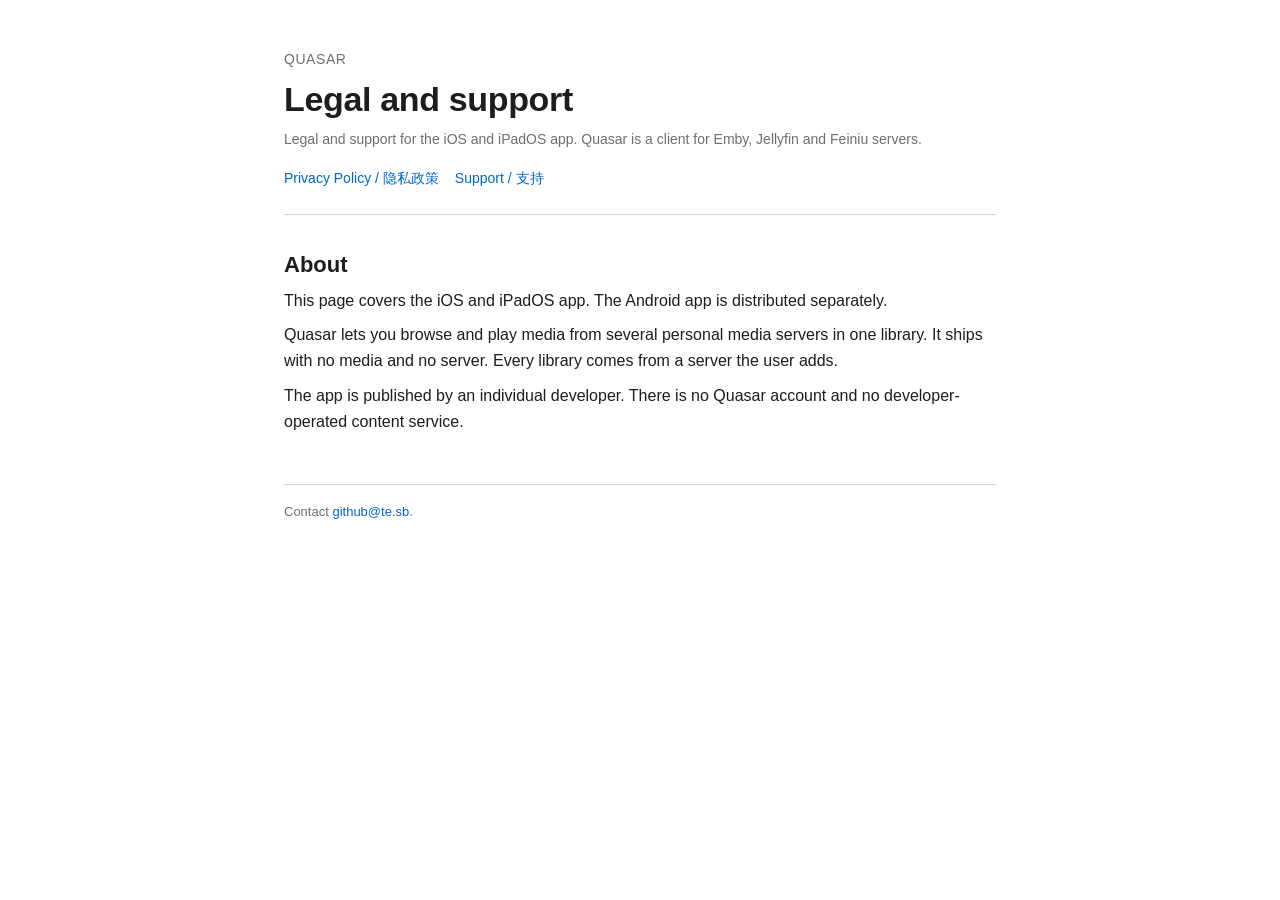
<file: index.html>
<!doctype html>
<html lang="en">
<head>
<meta charset="utf-8">
<meta name="viewport" content="width=device-width, initial-scale=1">
<title>Quasar</title>
<link rel="stylesheet" href="style.css">
</head>
<body>
<main>
<header>
<p class="kicker">Quasar</p>
<h1>Legal and support</h1>
<p class="meta">Legal and support for the iOS and iPadOS app. Quasar is a client for Emby, Jellyfin and Feiniu servers.</p>
<nav><a href="privacy.html">Privacy Policy / 隐私政策</a><a href="support.html">Support / 支持</a></nav>
</header>
<section>
<h2>About</h2>
<p>This page covers the iOS and iPadOS app. The Android app is distributed separately.</p>
<p>Quasar lets you browse and play media from several personal media servers in one library. It ships with no media and no server. Every library comes from a server the user adds.</p>
<p>The app is published by an individual developer. There is no Quasar account and no developer-operated content service.</p>
</section>
<footer>Contact <a href="mailto:github@te.sb">github@te.sb</a>.</footer>
</main>
</body>
</html>
</file>
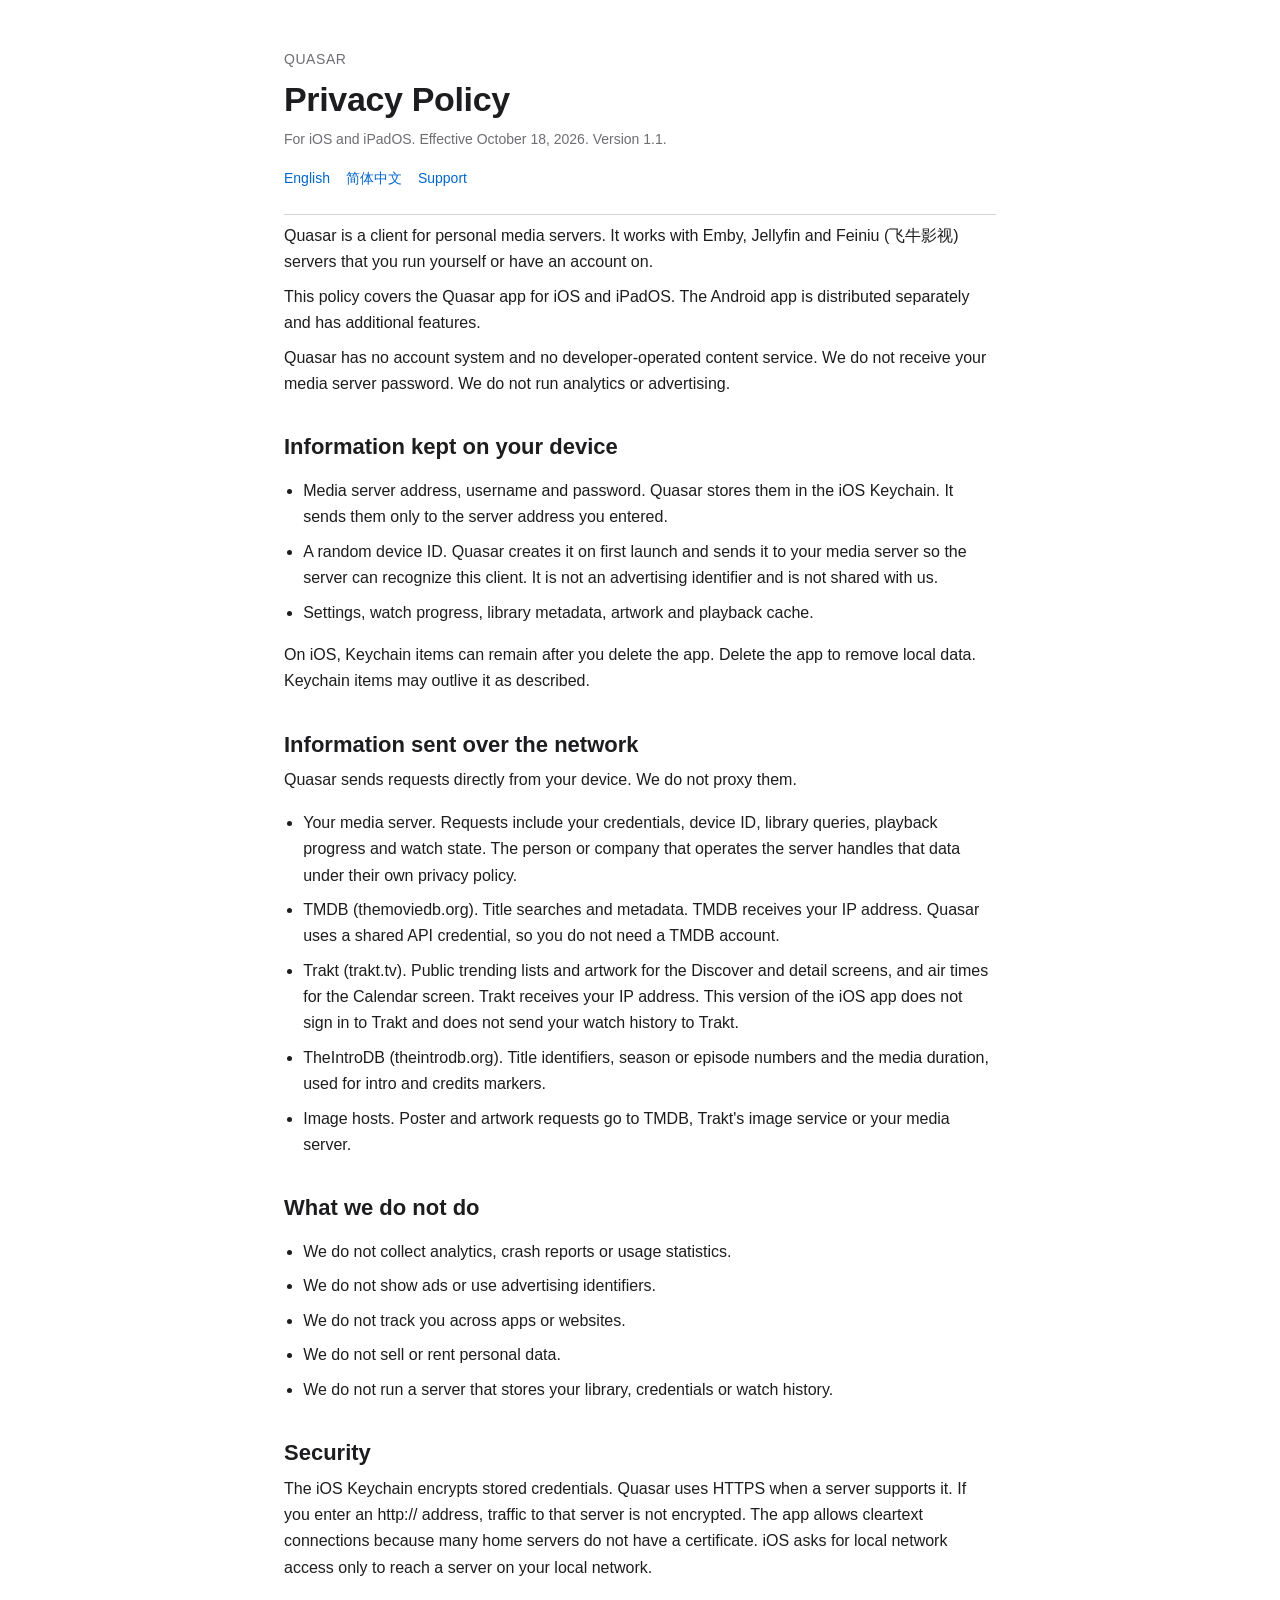
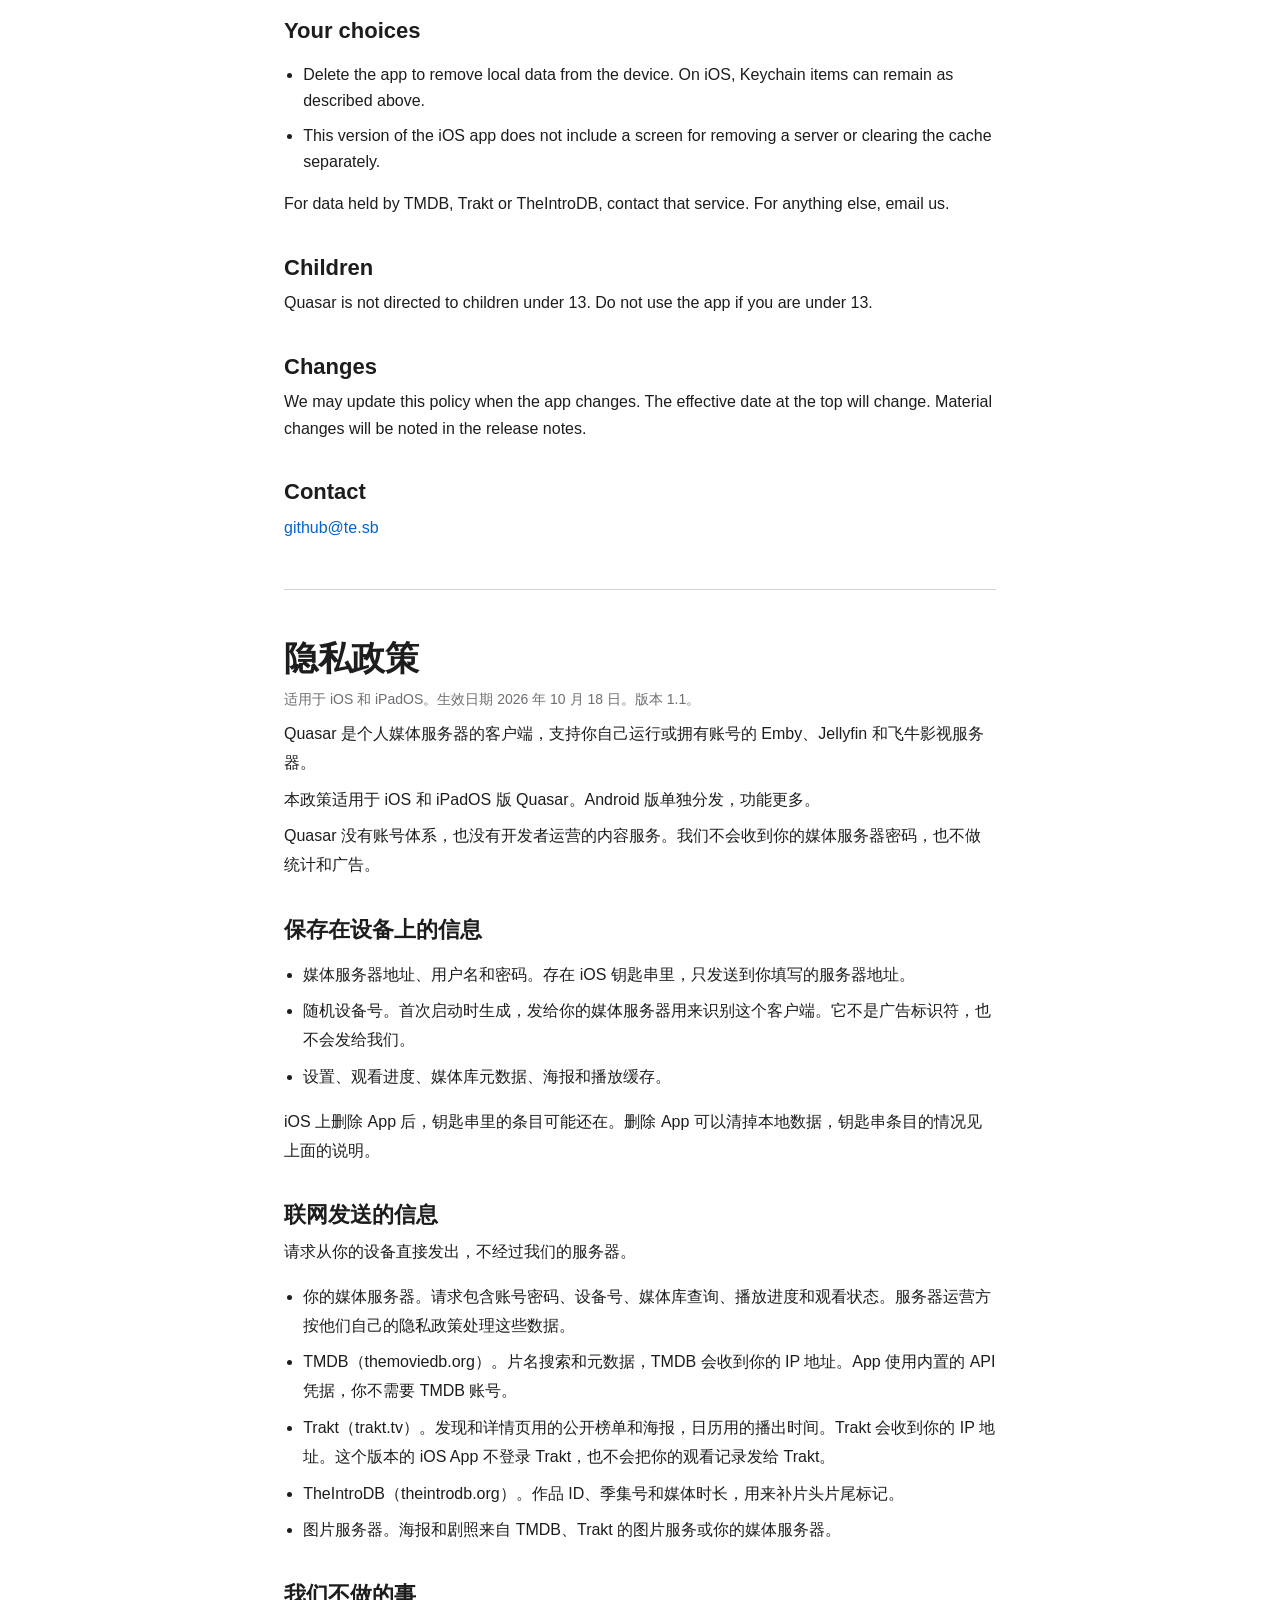
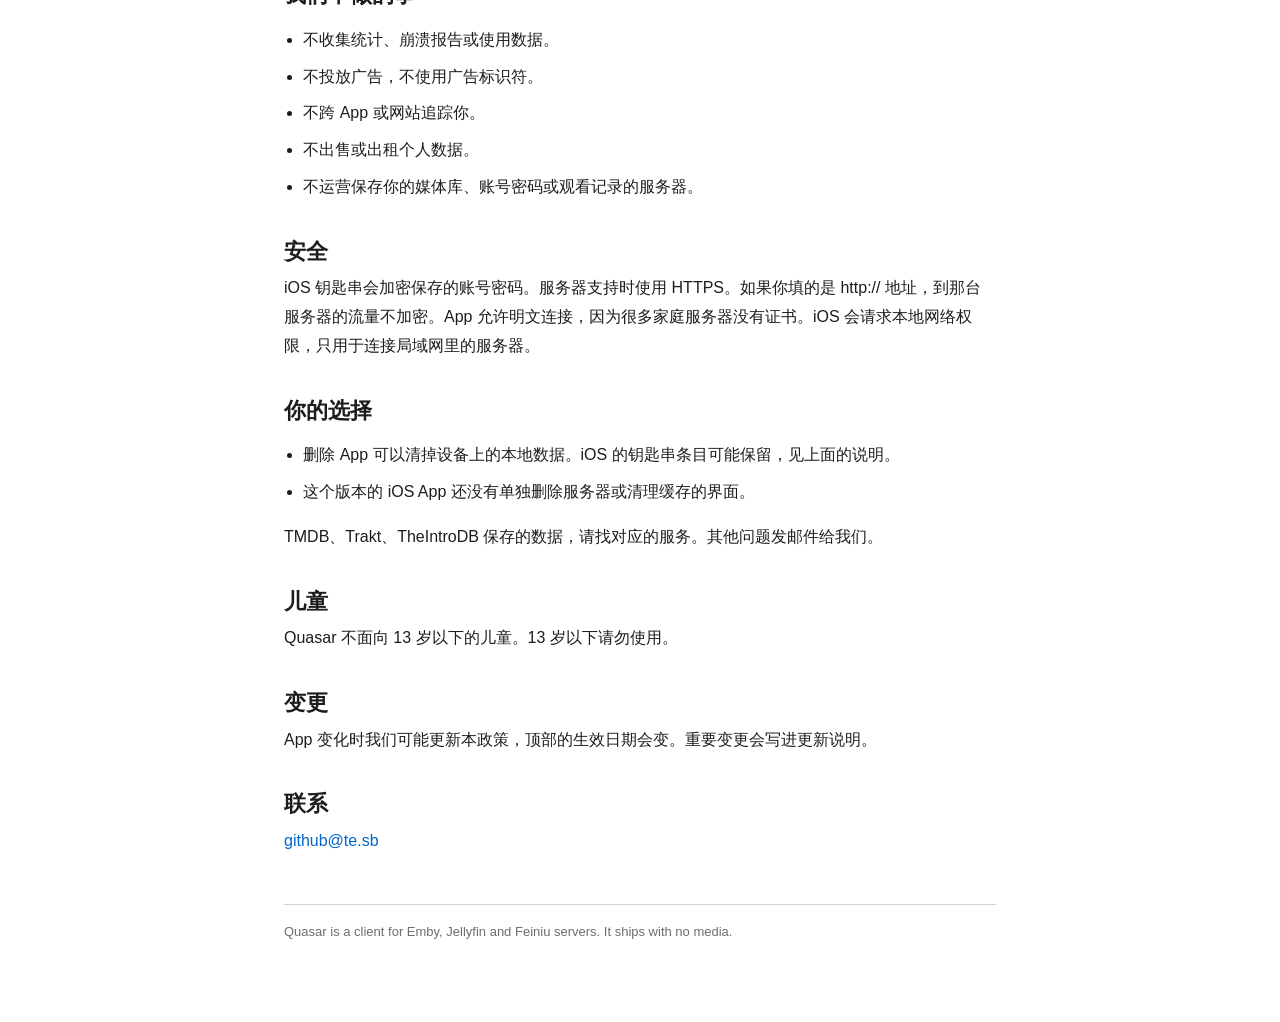
<file: privacy.html>
<!doctype html>
<html lang="en">
<head>
<meta charset="utf-8">
<meta name="viewport" content="width=device-width, initial-scale=1">
<title>Quasar Privacy Policy / 隐私政策</title>
<link rel="stylesheet" href="style.css">
</head>
<body>
<main>
<header>
<p class="kicker">Quasar</p>
<h1>Privacy Policy</h1>
<p class="meta">For iOS and iPadOS. Effective October 18, 2026. Version 1.1.</p>
<nav><a href="#en">English</a><a href="#zh" lang="zh-CN">简体中文</a><a href="support.html">Support</a></nav>
</header>

<section id="en" lang="en">
<p>Quasar is a client for personal media servers. It works with Emby, Jellyfin and Feiniu (飞牛影视) servers that you run yourself or have an account on.</p>
<p>This policy covers the Quasar app for iOS and iPadOS. The Android app is distributed separately and has additional features.</p>
<p>Quasar has no account system and no developer-operated content service. We do not receive your media server password. We do not run analytics or advertising.</p>

<h2>Information kept on your device</h2>
<ul>
<li>Media server address, username and password. Quasar stores them in the iOS Keychain. It sends them only to the server address you entered.</li>
<li>A random device ID. Quasar creates it on first launch and sends it to your media server so the server can recognize this client. It is not an advertising identifier and is not shared with us.</li>
<li>Settings, watch progress, library metadata, artwork and playback cache.</li>
</ul>
<p>On iOS, Keychain items can remain after you delete the app. Delete the app to remove local data. Keychain items may outlive it as described.</p>

<h2>Information sent over the network</h2>
<p>Quasar sends requests directly from your device. We do not proxy them.</p>
<ul>
<li>Your media server. Requests include your credentials, device ID, library queries, playback progress and watch state. The person or company that operates the server handles that data under their own privacy policy.</li>
<li>TMDB (themoviedb.org). Title searches and metadata. TMDB receives your IP address. Quasar uses a shared API credential, so you do not need a TMDB account.</li>
<li>Trakt (trakt.tv). Public trending lists and artwork for the Discover and detail screens, and air times for the Calendar screen. Trakt receives your IP address. This version of the iOS app does not sign in to Trakt and does not send your watch history to Trakt.</li>
<li>TheIntroDB (theintrodb.org). Title identifiers, season or episode numbers and the media duration, used for intro and credits markers.</li>
<li>Image hosts. Poster and artwork requests go to TMDB, Trakt's image service or your media server.</li>
</ul>

<h2>What we do not do</h2>
<ul>
<li>We do not collect analytics, crash reports or usage statistics.</li>
<li>We do not show ads or use advertising identifiers.</li>
<li>We do not track you across apps or websites.</li>
<li>We do not sell or rent personal data.</li>
<li>We do not run a server that stores your library, credentials or watch history.</li>
</ul>

<h2>Security</h2>
<p>The iOS Keychain encrypts stored credentials. Quasar uses HTTPS when a server supports it. If you enter an http:// address, traffic to that server is not encrypted. The app allows cleartext connections because many home servers do not have a certificate. iOS asks for local network access only to reach a server on your local network.</p>

<h2>Your choices</h2>
<ul>
<li>Delete the app to remove local data from the device. On iOS, Keychain items can remain as described above.</li>
<li>This version of the iOS app does not include a screen for removing a server or clearing the cache separately.</li>
</ul>
<p>For data held by TMDB, Trakt or TheIntroDB, contact that service. For anything else, email us.</p>

<h2>Children</h2>
<p>Quasar is not directed to children under 13. Do not use the app if you are under 13.</p>

<h2>Changes</h2>
<p>We may update this policy when the app changes. The effective date at the top will change. Material changes will be noted in the release notes.</p>

<h2>Contact</h2>
<p><a href="mailto:github@te.sb">github@te.sb</a></p>
</section>

<hr>

<section id="zh" lang="zh-CN">
<h1>隐私政策</h1>
<p class="meta">适用于 iOS 和 iPadOS。生效日期 2026 年 10 月 18 日。版本 1.1。</p>
<p>Quasar 是个人媒体服务器的客户端，支持你自己运行或拥有账号的 Emby、Jellyfin 和飞牛影视服务器。</p>
<p>本政策适用于 iOS 和 iPadOS 版 Quasar。Android 版单独分发，功能更多。</p>
<p>Quasar 没有账号体系，也没有开发者运营的内容服务。我们不会收到你的媒体服务器密码，也不做统计和广告。</p>

<h2>保存在设备上的信息</h2>
<ul>
<li>媒体服务器地址、用户名和密码。存在 iOS 钥匙串里，只发送到你填写的服务器地址。</li>
<li>随机设备号。首次启动时生成，发给你的媒体服务器用来识别这个客户端。它不是广告标识符，也不会发给我们。</li>
<li>设置、观看进度、媒体库元数据、海报和播放缓存。</li>
</ul>
<p>iOS 上删除 App 后，钥匙串里的条目可能还在。删除 App 可以清掉本地数据，钥匙串条目的情况见上面的说明。</p>

<h2>联网发送的信息</h2>
<p>请求从你的设备直接发出，不经过我们的服务器。</p>
<ul>
<li>你的媒体服务器。请求包含账号密码、设备号、媒体库查询、播放进度和观看状态。服务器运营方按他们自己的隐私政策处理这些数据。</li>
<li>TMDB（themoviedb.org）。片名搜索和元数据，TMDB 会收到你的 IP 地址。App 使用内置的 API 凭据，你不需要 TMDB 账号。</li>
<li>Trakt（trakt.tv）。发现和详情页用的公开榜单和海报，日历用的播出时间。Trakt 会收到你的 IP 地址。这个版本的 iOS App 不登录 Trakt，也不会把你的观看记录发给 Trakt。</li>
<li>TheIntroDB（theintrodb.org）。作品 ID、季集号和媒体时长，用来补片头片尾标记。</li>
<li>图片服务器。海报和剧照来自 TMDB、Trakt 的图片服务或你的媒体服务器。</li>
</ul>

<h2>我们不做的事</h2>
<ul>
<li>不收集统计、崩溃报告或使用数据。</li>
<li>不投放广告，不使用广告标识符。</li>
<li>不跨 App 或网站追踪你。</li>
<li>不出售或出租个人数据。</li>
<li>不运营保存你的媒体库、账号密码或观看记录的服务器。</li>
</ul>

<h2>安全</h2>
<p>iOS 钥匙串会加密保存的账号密码。服务器支持时使用 HTTPS。如果你填的是 http:// 地址，到那台服务器的流量不加密。App 允许明文连接，因为很多家庭服务器没有证书。iOS 会请求本地网络权限，只用于连接局域网里的服务器。</p>

<h2>你的选择</h2>
<ul>
<li>删除 App 可以清掉设备上的本地数据。iOS 的钥匙串条目可能保留，见上面的说明。</li>
<li>这个版本的 iOS App 还没有单独删除服务器或清理缓存的界面。</li>
</ul>
<p>TMDB、Trakt、TheIntroDB 保存的数据，请找对应的服务。其他问题发邮件给我们。</p>

<h2>儿童</h2>
<p>Quasar 不面向 13 岁以下的儿童。13 岁以下请勿使用。</p>

<h2>变更</h2>
<p>App 变化时我们可能更新本政策，顶部的生效日期会变。重要变更会写进更新说明。</p>

<h2>联系</h2>
<p><a href="mailto:github@te.sb">github@te.sb</a></p>
</section>

<footer>Quasar is a client for Emby, Jellyfin and Feiniu servers. It ships with no media.</footer>
</main>
</body>
</html>
</file>
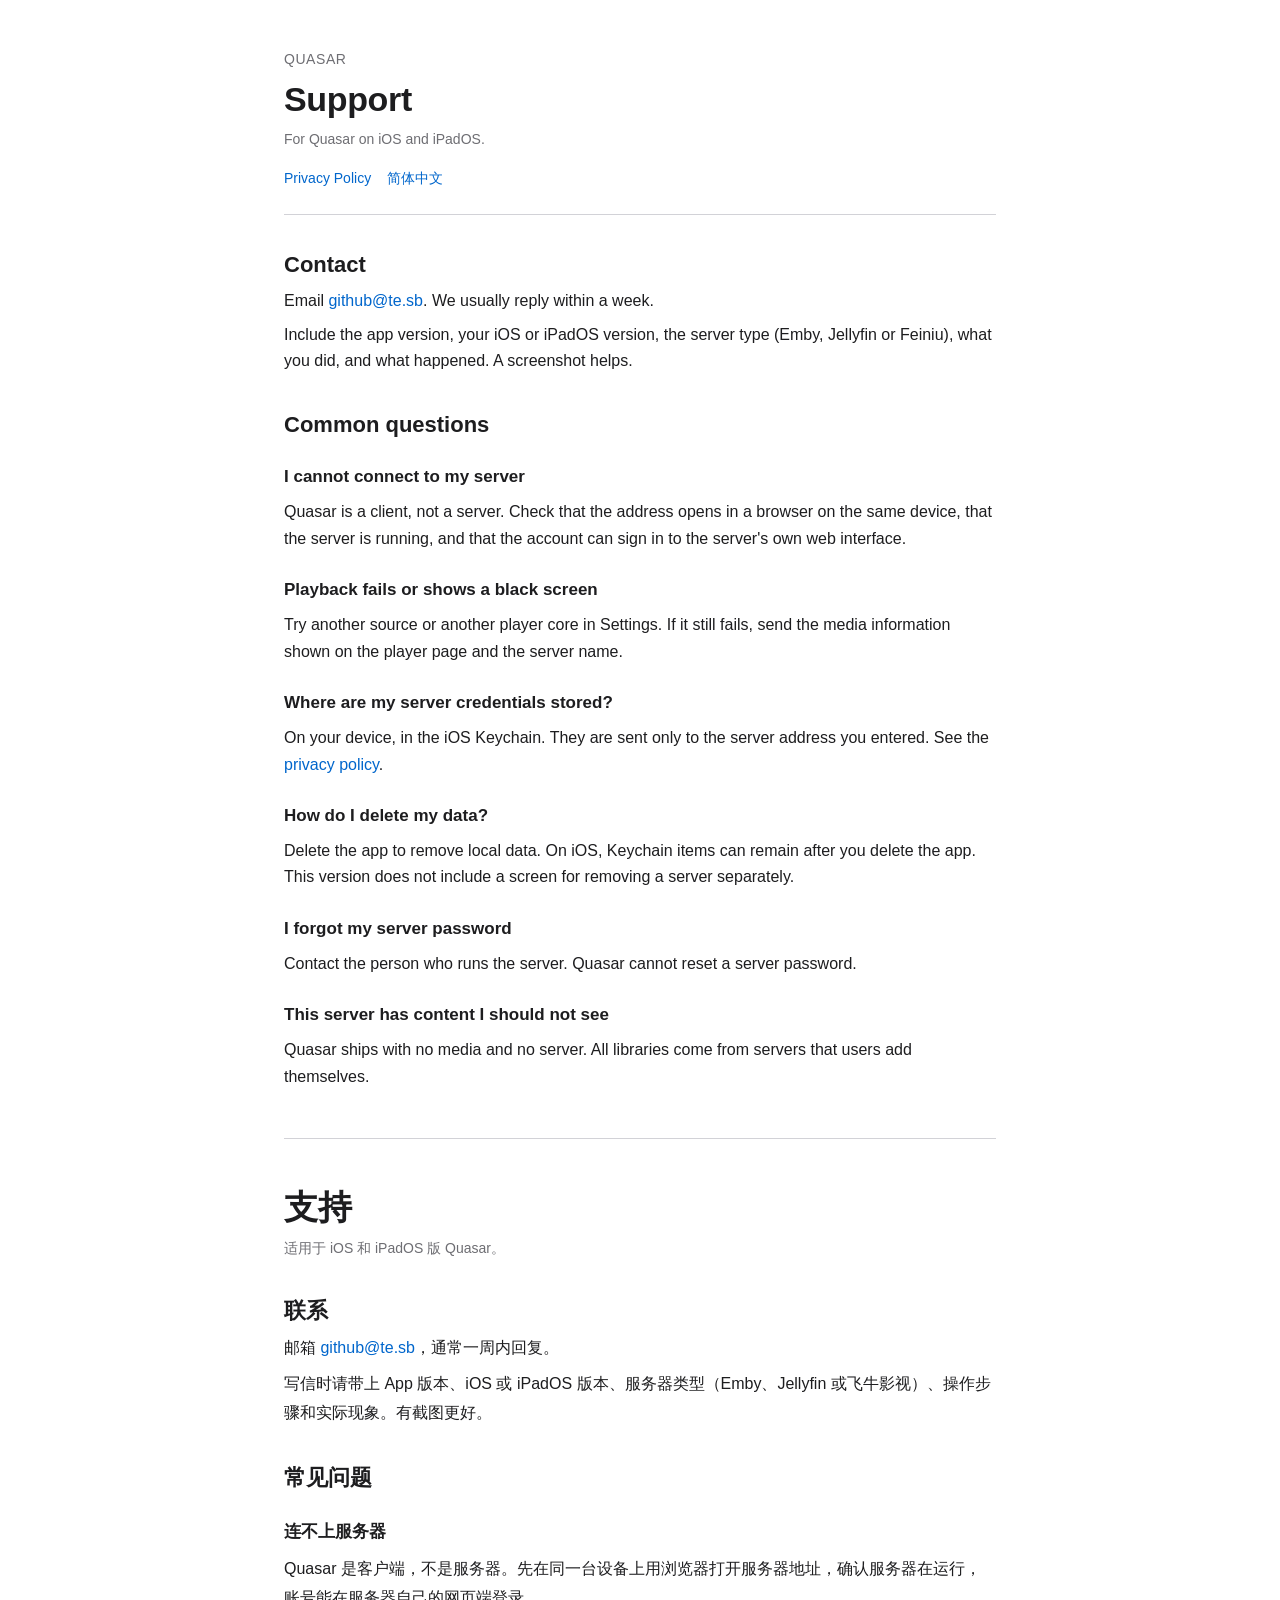
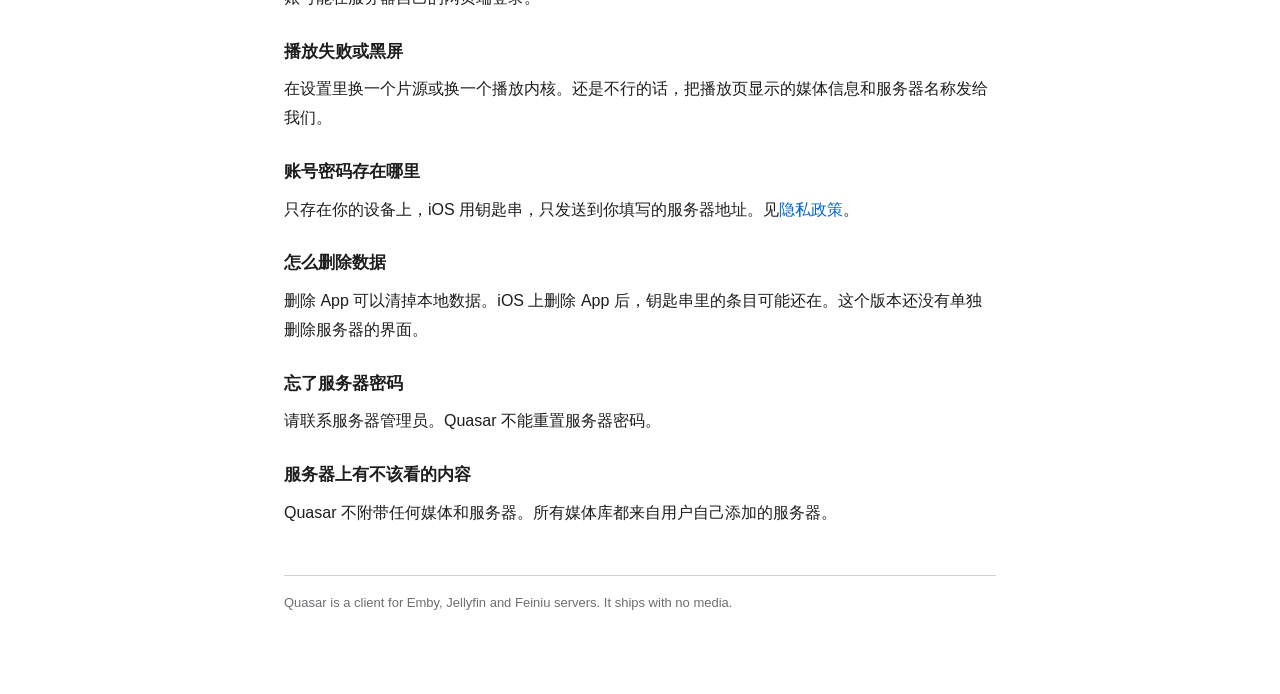
<file: support.html>
<!doctype html>
<html lang="en">
<head>
<meta charset="utf-8">
<meta name="viewport" content="width=device-width, initial-scale=1">
<title>Quasar Support / 支持</title>
<link rel="stylesheet" href="style.css">
</head>
<body>
<main>
<header>
<p class="kicker">Quasar</p>
<h1>Support</h1>
<p class="meta">For Quasar on iOS and iPadOS.</p>
<nav><a href="privacy.html">Privacy Policy</a><a href="#zh" lang="zh-CN">简体中文</a></nav>
</header>

<section lang="en">
<h2>Contact</h2>
<p>Email <a href="mailto:github@te.sb">github@te.sb</a>. We usually reply within a week.</p>
<p>Include the app version, your iOS or iPadOS version, the server type (Emby, Jellyfin or Feiniu), what you did, and what happened. A screenshot helps.</p>

<h2>Common questions</h2>
<h3>I cannot connect to my server</h3>
<p>Quasar is a client, not a server. Check that the address opens in a browser on the same device, that the server is running, and that the account can sign in to the server's own web interface.</p>

<h3>Playback fails or shows a black screen</h3>
<p>Try another source or another player core in Settings. If it still fails, send the media information shown on the player page and the server name.</p>

<h3>Where are my server credentials stored?</h3>
<p>On your device, in the iOS Keychain. They are sent only to the server address you entered. See the <a href="privacy.html">privacy policy</a>.</p>

<h3>How do I delete my data?</h3>
<p>Delete the app to remove local data. On iOS, Keychain items can remain after you delete the app. This version does not include a screen for removing a server separately.</p>

<h3>I forgot my server password</h3>
<p>Contact the person who runs the server. Quasar cannot reset a server password.</p>

<h3>This server has content I should not see</h3>
<p>Quasar ships with no media and no server. All libraries come from servers that users add themselves.</p>
</section>

<hr>

<section id="zh" lang="zh-CN">
<h1>支持</h1>
<p class="meta">适用于 iOS 和 iPadOS 版 Quasar。</p>

<h2>联系</h2>
<p>邮箱 <a href="mailto:github@te.sb">github@te.sb</a>，通常一周内回复。</p>
<p>写信时请带上 App 版本、iOS 或 iPadOS 版本、服务器类型（Emby、Jellyfin 或飞牛影视）、操作步骤和实际现象。有截图更好。</p>

<h2>常见问题</h2>
<h3>连不上服务器</h3>
<p>Quasar 是客户端，不是服务器。先在同一台设备上用浏览器打开服务器地址，确认服务器在运行，账号能在服务器自己的网页端登录。</p>

<h3>播放失败或黑屏</h3>
<p>在设置里换一个片源或换一个播放内核。还是不行的话，把播放页显示的媒体信息和服务器名称发给我们。</p>

<h3>账号密码存在哪里</h3>
<p>只存在你的设备上，iOS 用钥匙串，只发送到你填写的服务器地址。见<a href="privacy.html">隐私政策</a>。</p>

<h3>怎么删除数据</h3>
<p>删除 App 可以清掉本地数据。iOS 上删除 App 后，钥匙串里的条目可能还在。这个版本还没有单独删除服务器的界面。</p>

<h3>忘了服务器密码</h3>
<p>请联系服务器管理员。Quasar 不能重置服务器密码。</p>

<h3>服务器上有不该看的内容</h3>
<p>Quasar 不附带任何媒体和服务器。所有媒体库都来自用户自己添加的服务器。</p>
</section>

<footer>Quasar is a client for Emby, Jellyfin and Feiniu servers. It ships with no media.</footer>
</main>
</body>
</html>
</file>
<file: style.css>
:root {
  color-scheme: light dark;
  --bg: #ffffff;
  --fg: #1d1d1f;
  --muted: #6e6e73;
  --line: #d2d2d7;
  --accent: #0066cc;
}

@media (prefers-color-scheme: dark) {
  :root {
    --bg: #000000;
    --fg: #f5f5f7;
    --muted: #a1a1a6;
    --line: #333336;
    --accent: #2997ff;
  }
}

* {
  box-sizing: border-box;
}

html {
  -webkit-text-size-adjust: 100%;
}

body {
  margin: 0;
  background: var(--bg);
  color: var(--fg);
  font: 16px/1.65 -apple-system, BlinkMacSystemFont, "Segoe UI", "PingFang SC",
    "Hiragino Sans GB", "Microsoft YaHei", sans-serif;
}

main {
  max-width: 760px;
  margin: 0 auto;
  padding: 48px 24px 80px;
}

header {
  padding-bottom: 24px;
  border-bottom: 1px solid var(--line);
}

.kicker {
  margin: 0;
  color: var(--muted);
  font-size: 14px;
  letter-spacing: 0.04em;
  text-transform: uppercase;
}

h1 {
  margin: 8px 0 4px;
  font-size: 34px;
  line-height: 1.2;
  letter-spacing: -0.01em;
}

h2 {
  margin: 36px 0 8px;
  font-size: 22px;
  line-height: 1.3;
}

h3 {
  margin: 24px 0 6px;
  font-size: 17px;
}

p,
li {
  margin: 8px 0;
}

ul {
  padding-left: 1.2em;
}

.meta,
.muted {
  color: var(--muted);
  font-size: 14px;
}

a {
  color: var(--accent);
  text-decoration: none;
}

a:hover {
  text-decoration: underline;
}

hr {
  border: 0;
  border-top: 1px solid var(--line);
  margin: 48px 0;
}

nav {
  display: flex;
  flex-wrap: wrap;
  gap: 16px;
  margin-top: 16px;
  font-size: 14px;
}

section[lang="zh-CN"] {
  line-height: 1.8;
}

footer {
  margin-top: 48px;
  padding-top: 16px;
  border-top: 1px solid var(--line);
  color: var(--muted);
  font-size: 13px;
}
</file>
